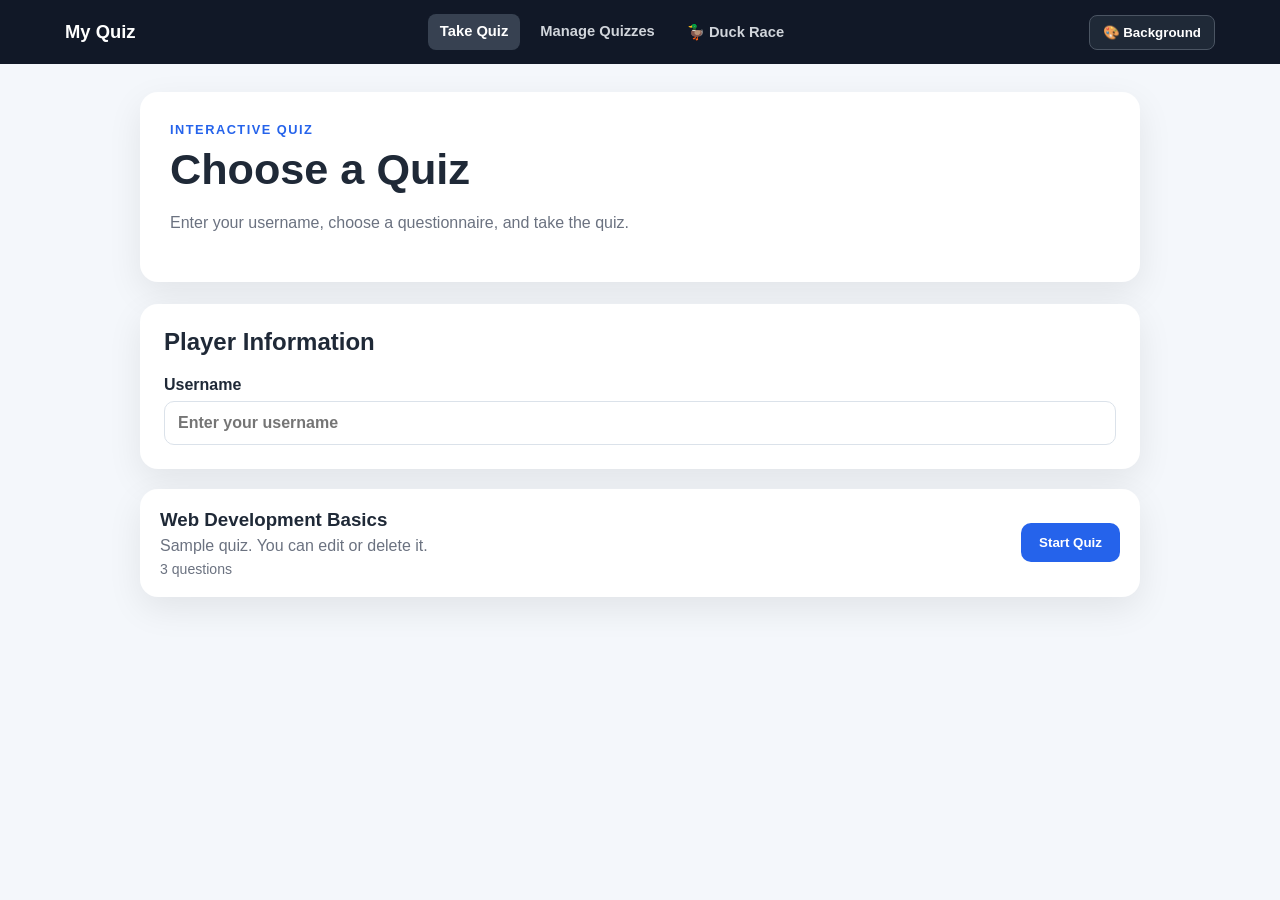
<file: index.html>
<!DOCTYPE html>
<html lang="en">

<head>
  <meta charset="UTF-8">

  <meta
    name="viewport"
    content="width=device-width, initial-scale=1.0"
  >

  <title>My Quiz</title>

  <link
    rel="stylesheet"
    href="style.css"
  >
</head>


<body>

  <nav class="top-nav">

    <a
      class="brand"
      href="index.html"
    >
      My Quiz
    </a>


    <div class="nav-links">

      <a
        class="active"
        href="index.html"
      >
        Take Quiz
      </a>


      <a href="manage.html">
        Manage Quizzes
      </a>


      <a href="race.html">
        🦆 Duck Race
      </a>

    </div>


    <!-- BACKGROUND BUTTON -->

    <div class="theme-picker">

      <button
        id="themeButton"
        class="theme-button"
        type="button"
      >
        🎨 Background
      </button>


      <div
        id="themeMenu"
        class="theme-menu"
        hidden
      ></div>

    </div>

  </nav>


  <main class="page-container">


    <!-- HEADER -->

    <section class="hero-card">

      <p class="eyebrow">
        Interactive Quiz
      </p>


      <h1 id="pageTitle">
        Choose a Quiz
      </h1>


      <p class="subtitle">

        Enter your username,
        choose a questionnaire,
        and take the quiz.

      </p>

    </section>



    <!-- USERNAME -->

    <section
      id="startPanel"
      class="builder-card"
    >

      <h2>
        Player Information
      </h2>


      <label>

        Username

        <input
          id="usernameInput"
          type="text"
          maxlength="24"
          placeholder="Enter your username"
        >

      </label>


      <p
        id="startMessage"
        class="form-message"
        hidden
      ></p>

    </section>



    <!-- QUIZ LIST -->

    <section
      id="quizPicker"
      class="quiz-picker"
    ></section>



    <!-- ACTUAL QUIZ -->

    <section
      id="quizArea"
      hidden
    >

      <button
        id="backToQuizzesBtn"
        class="small-btn"
        type="button"
      >
        ← Back to Quizzes
      </button>


      <div class="quiz-title-row">

        <h2
          id="quizTitle"
          class="quiz-heading"
        ></h2>


        <p
          id="quizDescription"
          class="subtitle"
        ></p>


        <p
          id="playerWelcome"
          class="player-welcome"
        ></p>

      </div>


      <section id="quiz"></section>


      <!-- BUTTONS -->

      <div class="quiz-actions">

        <button
          id="submitBtn"
          class="primary-btn"
          type="button"
          disabled
        >
          Finish Quiz
        </button>


        <button
          id="restartBtn"
          class="dark-btn"
          type="button"
          hidden
        >
          Try Again
        </button>


        <a
          id="raceBtn"
          class="race-btn"
          href="race.html"
          hidden
        >
          🦆 Go to Duck Race
        </a>

      </div>



      <!-- SCORE -->

      <section
        id="result"
        class="result-card"
        hidden
      >

        <h2>
          Quiz Completed!
        </h2>


        <p id="scoreText"></p>


        <div class="score-bar">

          <div
            id="scoreFill"
            class="score-fill"
          ></div>

        </div>


        <p
          id="percentageText"
          class="percentage"
        ></p>

      </section>



      <!-- ANSWER KEY -->

      <section
        id="answerKey"
        class="answer-key"
        hidden
      >

        <h2>
          Answer Key
        </h2>


        <p class="key-note">

          The answer key appears only
          after the quiz is completed.

        </p>


        <div id="keyList"></div>

      </section>

    </section>

  </main>


  <script src="theme.js"></script>
  <script src="script.js"></script>

</body>

</html>
</file>
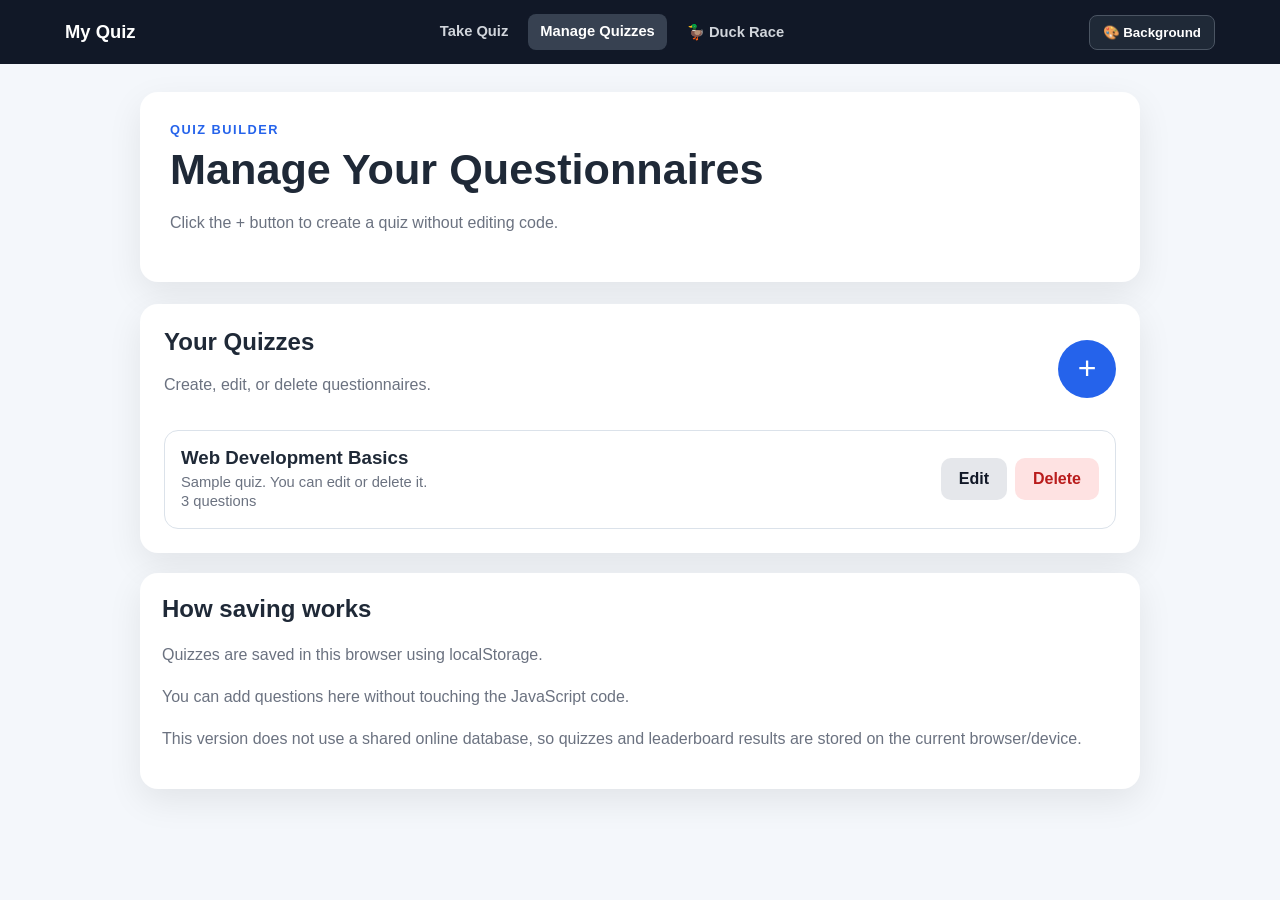
<file: manage.html>
<!DOCTYPE html>
<html lang="en">

<head>

  <meta charset="UTF-8">

  <meta
    name="viewport"
    content="width=device-width, initial-scale=1.0"
  >

  <title>Manage Quizzes</title>

  <link
    rel="stylesheet"
    href="style.css"
  >

</head>


<body>

  <nav class="top-nav">

    <a
      class="brand"
      href="index.html"
    >
      My Quiz
    </a>


    <div class="nav-links">

      <a href="index.html">
        Take Quiz
      </a>


      <a
        class="active"
        href="manage.html"
      >
        Manage Quizzes
      </a>


      <a href="race.html">
        🦆 Duck Race
      </a>

    </div>


    <!-- BACKGROUND BUTTON -->

    <div class="theme-picker">

      <button
        id="themeButton"
        class="theme-button"
        type="button"
      >
        🎨 Background
      </button>


      <div
        id="themeMenu"
        class="theme-menu"
        hidden
      ></div>

    </div>

  </nav>



  <main class="page-container">


    <!-- HEADER -->

    <section class="hero-card">

      <p class="eyebrow">
        Quiz Builder
      </p>


      <h1>
        Manage Your Questionnaires
      </h1>


      <p class="subtitle">

        Click the + button to create
        a quiz without editing code.

      </p>

    </section>



    <!-- QUIZ LIST -->

    <section class="builder-card">

      <div class="builder-top">

        <div>

          <h2>
            Your Quizzes
          </h2>


          <p class="muted">

            Create, edit, or delete
            questionnaires.

          </p>

        </div>


        <button
          id="newQuizBtn"
          class="plus-btn"
          type="button"
          title="Add new quiz"
        >
          +
        </button>

      </div>


      <div
        id="quizList"
        class="quiz-list"
      ></div>

    </section>



    <!-- QUIZ EDITOR -->

    <section
      id="editor"
      class="builder-card"
      hidden
    >

      <div class="editor-header">

        <div>

          <p
            id="editorMode"
            class="eyebrow"
          >
            New Quiz
          </p>


          <h2 id="editorTitle">
            Create Questionnaire
          </h2>

        </div>


        <button
          id="cancelBtn"
          class="small-btn"
          type="button"
        >
          Cancel
        </button>

      </div>



      <!-- QUIZ DETAILS -->

      <div class="form-grid">

        <label>

          Quiz title

          <input
            id="quizNameInput"
            type="text"
            placeholder="Example: Environmental Science"
          >

        </label>


        <label>

          Description

          <input
            id="quizDescriptionInput"
            type="text"
            placeholder="Example: Phosphorus Cycle Review"
          >

        </label>

      </div>



      <!-- QUESTIONS -->

      <div class="section-heading">

        <div>

          <h3>
            Questions
          </h3>


          <p class="muted">

            Add questions and choose
            the correct answers.

          </p>

        </div>


        <button
          id="addQuestionBtn"
          class="add-question-btn"
          type="button"
        >
          + Add Question
        </button>

      </div>



      <div
        id="questionEditorList"
      ></div>



      <!-- SAVE -->

      <div class="save-bar">

        <button
          id="saveQuizBtn"
          class="primary-btn"
          type="button"
        >
          Save Quiz
        </button>

      </div>


      <p
        id="formMessage"
        class="form-message"
        hidden
      ></p>

    </section>



    <!-- INFO -->

    <section class="info-card">

      <h2>
        How saving works
      </h2>


      <p>

        Quizzes are saved in this browser
        using localStorage.

      </p>


      <p>

        You can add questions here without
        touching the JavaScript code.

      </p>


      <p>

        This version does not use a shared
        online database, so quizzes and
        leaderboard results are stored
        on the current browser/device.

      </p>

    </section>

  </main>


  <script src="theme.js"></script>
  <script src="manage.js"></script>

</body>

</html>
</file>
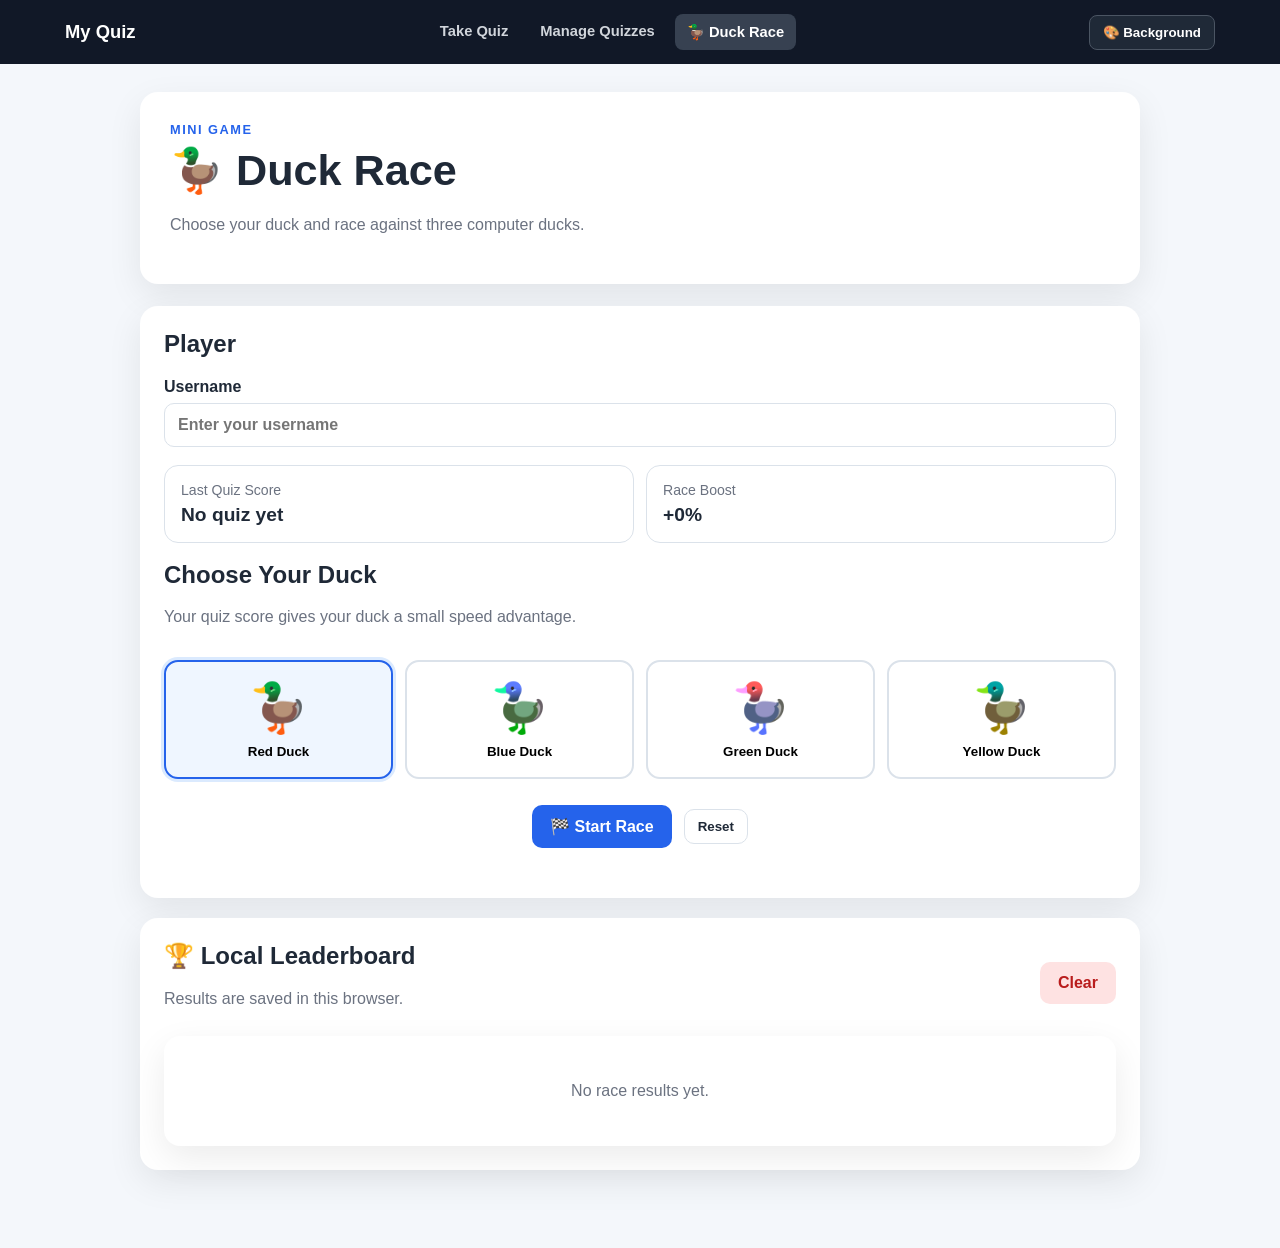
<file: race.html>
<!DOCTYPE html>
<html lang="en">

<head>

  <meta charset="UTF-8">

  <meta
    name="viewport"
    content="width=device-width, initial-scale=1.0"
  >

  <title>Duck Race</title>

  <link
    rel="stylesheet"
    href="style.css"
  >

</head>


<body>

  <nav class="top-nav">

    <a
      class="brand"
      href="index.html"
    >
      My Quiz
    </a>


    <div class="nav-links">

      <a href="index.html">
        Take Quiz
      </a>


      <a href="manage.html">
        Manage Quizzes
      </a>


      <a
        class="active"
        href="race.html"
      >
        🦆 Duck Race
      </a>

    </div>


    <!-- BACKGROUND BUTTON -->

    <div class="theme-picker">

      <button
        id="themeButton"
        class="theme-button"
        type="button"
      >
        🎨 Background
      </button>


      <div
        id="themeMenu"
        class="theme-menu"
        hidden
      ></div>

    </div>

  </nav>



  <main class="page-container">


    <!-- HEADER -->

    <section class="hero-card">

      <p class="eyebrow">
        Mini Game
      </p>


      <h1>
        🦆 Duck Race
      </h1>


      <p class="subtitle">

        Choose your duck and race
        against three computer ducks.

      </p>

    </section>



    <!-- PLAYER SETTINGS -->

    <section class="builder-card">

      <h2>
        Player
      </h2>


      <label>

        Username

        <input
          id="raceUsername"
          type="text"
          maxlength="24"
          placeholder="Enter your username"
        >

      </label>



      <!-- QUIZ INFORMATION -->

      <div class="race-info-grid">

        <div class="stat-card">

          <span>
            Last Quiz Score
          </span>


          <strong id="raceQuizScore">
            No quiz yet
          </strong>

        </div>


        <div class="stat-card">

          <span>
            Race Boost
          </span>


          <strong id="raceBoost">
            0%
          </strong>

        </div>

      </div>



      <!-- DUCK CHOICE -->

      <div class="section-heading">

        <div>

          <h2>
            Choose Your Duck
          </h2>


          <p class="muted">

            Your quiz score gives your
            duck a small speed advantage.

          </p>

        </div>

      </div>


      <div
        id="duckChoices"
        class="duck-choices"
      ></div>



      <!-- BUTTONS -->

      <div class="race-actions">

        <button
          id="startRaceBtn"
          class="primary-btn"
          type="button"
        >
          🏁 Start Race
        </button>


        <button
          id="resetRaceBtn"
          class="small-btn"
          type="button"
        >
          Reset
        </button>

      </div>

    </section>



    <!-- RACE TRACK -->

    <section
      id="raceTrack"
      class="race-track builder-card"
      hidden
    >

      <div class="race-title-row">

        <div>

          <h2>
            🏁 Race in Progress
          </h2>


          <p
            id="raceStatus"
            class="muted"
          >
            And they're off!
          </p>

        </div>

      </div>


      <div id="lanes"></div>

    </section>



    <!-- RESULT -->

    <section
      id="raceResult"
      class="result-card"
      hidden
    >

      <h2 id="winnerTitle">
        🏆 Race Finished!
      </h2>


      <p id="raceResultText"></p>


      <div id="raceStandings"></div>


      <a
        class="race-btn"
        href="index.html"
      >
        📝 Take Another Quiz
      </a>

    </section>



    <!-- LEADERBOARD -->

    <section class="builder-card">

      <div class="section-heading">

        <div>

          <h2>
            🏆 Local Leaderboard
          </h2>


          <p class="muted">

            Results are saved in this browser.

          </p>

        </div>


        <button
          id="clearLeaderboardBtn"
          class="delete-btn"
          type="button"
        >
          Clear
        </button>

      </div>


      <div id="leaderboard"></div>

    </section>

  </main>


  <script src="theme.js"></script>
  <script src="race.js"></script>

</body>

</html>
</file>
<file: style.css>
* {
  box-sizing: border-box;
}


:root {

  --bg: #f4f7fb;

  --card: #ffffff;

  --text: #1f2937;

  --muted: #6b7280;

  --border: #dbe2ea;

  --primary: #2563eb;

  --primary-dark: #1d4ed8;

  --correct: #16a34a;

  --correct-bg: #dcfce7;

  --wrong: #dc2626;

  --wrong-bg: #fee2e2;

  --danger: #b91c1c;

  --shadow:
    0 12px 35px
    rgba(0, 0, 0, 0.08);

}


html {
  scroll-behavior: smooth;
}


body {

  margin: 0;

  min-height: 100vh;

  font-family:
    Arial,
    Helvetica,
    sans-serif;

  color: var(--text);

  background-color: var(--bg);

  transition:
    background-color 0.25s ease;

  padding-bottom: 50px;

}


/* =================================
   NAVIGATION
================================= */

.top-nav {

  min-height: 64px;

  display: flex;

  align-items: center;

  justify-content: space-between;

  flex-wrap: wrap;

  gap: 12px;

  padding:
    12px
    max(
      18px,
      calc(
        (100vw - 1150px) / 2
      )
    );

  background: #111827;

  color: white;

}


.brand {

  color: white;

  text-decoration: none;

  font-size: 1.15rem;

  font-weight: 800;

}


.nav-links {

  display: flex;

  gap: 8px;

  flex-wrap: wrap;

}


.nav-links a {

  color:
    #d1d5db;

  text-decoration: none;

  padding:
    9px 12px;

  border-radius:
    8px;

  font-weight:
    700;

  font-size:
    0.92rem;

}


.nav-links a:hover,
.nav-links a.active {

  color: white;

  background:
    #374151;

}


/* =================================
   THEME PICKER
================================= */

.theme-picker {

  position: relative;

}


.theme-button {

  border:
    1px solid
    #4b5563;

  background:
    #1f2937;

  color: white;

  border-radius:
    8px;

  padding:
    9px 13px;

  font-weight:
    700;

  cursor:
    pointer;

  white-space:
    nowrap;

}


.theme-button:hover {

  background:
    #374151;

}


.theme-menu {

  position: absolute;

  right: 0;

  top:
    calc(
      100% + 8px
    );

  z-index: 1000;

  width:
    290px;

  max-height:
    70vh;

  overflow-y:
    auto;

  overflow-x:
    hidden;

  overscroll-behavior:
    contain;

  padding:
    14px;

  background:
    white;

  border:
    1px solid
    #d1d5db;

  border-radius:
    14px;

  box-shadow:
    0 15px 35px
    rgba(
      0,
      0,
      0,
      0.2
    );

  display: grid;

  grid-template-columns:
    repeat(5, 1fr);

  gap:
    9px;

  align-content:
    start;

}


/*
   IMPORTANT:
   Completely hide the palette
   when it is closed.
*/

.theme-menu[hidden] {

  display:
    none !important;

}


.theme-color-button {

  width:
    44px;

  height:
    44px;

  border:
    2px solid
    white;

  border-radius:
    10px;

  outline:
    1px solid
    #cbd5e1;

  cursor:
    pointer;

  position:
    relative;

  transition:
    transform 0.15s ease;

}


.theme-color-button:hover {

  transform:
    scale(1.08);

  outline:
    2px solid
    #111827;

}


.theme-color-button.selected {

  outline:
    3px solid
    #111827;

}


.theme-color-button::after {

  content:
    attr(data-name);

  position:
    absolute;

  left:
    50%;

  bottom:
    -28px;

  transform:
    translateX(-50%);

  white-space:
    nowrap;

  font-size:
    0.7rem;

  background:
    #111827;

  color:
    white;

  padding:
    4px 6px;

  border-radius:
    5px;

  opacity:
    0;

  pointer-events:
    none;

}


.theme-color-button:hover::after {

  opacity:
    1;

}


/* =================================
   PAGE
================================= */

.page-container {

  width:
    min(
      1000px,
      calc(100% - 30px)
    );

  margin:
    28px auto;

}


.hero-card,
.builder-card,
.info-card,
.question-card,
.result-card,
.answer-key,
.quiz-select-card {

  background:
    var(--card);

  border-radius:
    18px;

  box-shadow:
    var(--shadow);

}


.hero-card {

  padding:
    30px;

  margin-bottom:
    22px;

}


.eyebrow {

  margin:
    0 0 8px;

  color:
    var(--primary);

  font-weight:
    800;

  text-transform:
    uppercase;

  letter-spacing:
    1.5px;

  font-size:
    0.8rem;

}


h1 {

  margin:
    0 0 8px;

  font-size:
    clamp(
      1.8rem,
      4vw,
      2.7rem
    );

}


h2,
h3 {

  margin-top:
    0;

}


.subtitle,
.muted {

  color:
    var(--muted);

}


.subtitle {

  line-height:
    1.6;

}


/* =================================
   QUIZ LIST
================================= */

.quiz-picker {

  display:
    grid;

  gap:
    14px;

}


.quiz-select-card {

  padding:
    20px;

  display:
    flex;

  align-items:
    center;

  justify-content:
    space-between;

  gap:
    16px;

}


.quiz-select-card h3 {

  margin:
    0 0 6px;

}


.quiz-select-card p {

  margin:
    0;

  color:
    var(--muted);

}


.quiz-select-card .count {

  margin-top:
    6px;

  font-size:
    0.88rem;

}


.quiz-select-btn {

  border:
    0;

  background:
    var(--primary);

  color:
    white;

  padding:
    12px 18px;

  border-radius:
    10px;

  font-weight:
    800;

  cursor:
    pointer;

}


.quiz-select-btn:hover {

  background:
    var(--primary-dark);

}


.empty-state {

  background:
    white;

  padding:
    30px;

  border-radius:
    16px;

  text-align:
    center;

  box-shadow:
    var(--shadow);

  color:
    var(--muted);

}


/* =================================
   QUIZ
================================= */

.quiz-title-row {

  margin:
    15px 0 18px;

}


.quiz-heading {

  margin:
    0 0 5px;

}


.player-welcome {

  margin:
    8px 0 0;

  font-weight:
    800;

}


.question-card {

  padding:
    24px;

  margin:
    18px 0;

}


.question-number {

  display:
    inline-block;

  margin-bottom:
    10px;

  font-size:
    0.85rem;

  font-weight:
    800;

  color:
    var(--primary);

}


.question-text {

  margin:
    0 0 18px;

  font-size:
    1.08rem;

  line-height:
    1.5;

}


.choices {

  display:
    grid;

  gap:
    10px;

}


.choice {

  width:
    100%;

  padding:
    14px 16px;

  border:
    2px solid
    var(--border);

  border-radius:
    12px;

  background:
    white;

  color:
    var(--text);

  text-align:
    left;

  font-size:
    1rem;

  cursor:
    pointer;

}


.choice:hover:not(:disabled) {

  border-color:
    var(--primary);

}


.choice:disabled {

  cursor:
    default;

}


.choice.correct {

  border-color:
    var(--correct);

  background:
    var(--correct-bg);

  color:
    #166534;

  font-weight:
    800;

}


.choice.wrong {

  border-color:
    var(--wrong);

  background:
    var(--wrong-bg);

  color:
    #991b1b;

  font-weight:
    800;

}


.feedback {

  margin:
    12px 0 0;

  font-weight:
    800;

}


.correct-text {

  color:
    var(--correct);

}


.wrong-text {

  color:
    var(--wrong);

}


/* =================================
   BUTTONS
================================= */

.quiz-actions,
.race-actions {

  display:
    flex;

  gap:
    12px;

  justify-content:
    center;

  align-items:
    center;

  flex-wrap:
    wrap;

  margin:
    26px 0;

}


.primary-btn,
.dark-btn,
.add-question-btn,
.delete-btn,
.edit-btn,
.race-btn {

  border:
    0;

  border-radius:
    10px;

  padding:
    12px 18px;

  font-size:
    1rem;

  font-weight:
    800;

  cursor:
    pointer;

  text-decoration:
    none;

  display:
    inline-block;

}


.primary-btn {

  background:
    var(--primary);

  color:
    white;

}


.primary-btn:hover {

  background:
    var(--primary-dark);

}


.primary-btn:disabled {

  background:
    #9ca3af;

  cursor:
    not-allowed;

}


.dark-btn {

  background:
    #111827;

  color:
    white;

}


.race-btn {

  background:
    #f59e0b;

  color:
    #111827;

}


/* =================================
   SMALL BUTTON
================================= */

.small-btn {

  border:
    1px solid
    var(--border);

  background:
    white;

  color:
    var(--text);

  border-radius:
    10px;

  padding:
    9px 13px;

  font-weight:
    700;

  cursor:
    pointer;

}


/* =================================
   RESULT
================================= */

.result-card,
.answer-key {

  padding:
    24px;

  margin-top:
    18px;

}


#scoreText {

  font-size:
    1.25rem;

  font-weight:
    800;

}


.score-bar {

  width:
    100%;

  height:
    16px;

  overflow:
    hidden;

  border-radius:
    999px;

  background:
    #e5e7eb;

  margin:
    16px 0 8px;

}


.score-fill {

  width:
    0;

  height:
    100%;

  border-radius:
    inherit;

  background:
    var(--correct);

  transition:
    width 0.5s ease;

}


.percentage {

  margin:
    0;

  font-size:
    1.05rem;

  font-weight:
    800;

}


.key-note {

  color:
    var(--muted);

}


.key-item {

  border-top:
    1px solid
    var(--border);

  padding:
    16px 0;

}


.key-item:first-child {

  border-top:
    0;

}


.key-question {

  margin:
    0 0 8px;

  font-weight:
    800;

}


.key-answer {

  margin:
    0;

  color:
    var(--correct);

  font-weight:
    800;

}


.key-explanation {

  margin:
    7px 0 0;

  color:
    var(--muted);

  line-height:
    1.5;

}


/* =================================
   BUILDER
================================= */

.builder-card {

  padding:
    24px;

  margin-bottom:
    20px;

}


.builder-top,
.editor-header,
.section-heading,
.save-bar {

  display:
    flex;

  align-items:
    center;

  justify-content:
    space-between;

  gap:
    15px;

}


.plus-btn {

  width:
    58px;

  height:
    58px;

  border:
    0;

  border-radius:
    50%;

  background:
    var(--primary);

  color:
    white;

  font-size:
    2rem;

  cursor:
    pointer;

}


.plus-btn:hover {

  background:
    var(--primary-dark);

}


.quiz-list {

  display:
    grid;

  gap:
    12px;

  margin-top:
    20px;

}


.manage-quiz-card {

  border:
    1px solid
    var(--border);

  border-radius:
    14px;

  padding:
    16px;

  display:
    flex;

  justify-content:
    space-between;

  gap:
    15px;

  align-items:
    center;

}


.manage-quiz-info h3 {

  margin:
    0 0 5px;

}


.manage-quiz-info p {

  margin:
    3px 0;

  color:
    var(--muted);

  font-size:
    0.92rem;

}


.manage-actions {

  display:
    flex;

  gap:
    8px;

  flex-wrap:
    wrap;

}


.edit-btn {

  background:
    #e5e7eb;

  color:
    #111827;

}


.delete-btn {

  background:
    var(--wrong-bg);

  color:
    var(--danger);

}


/* =================================
   FORM
================================= */

.form-grid {

  display:
    grid;

  gap:
    15px;

  margin:
    22px 0;

}


label {

  display:
    grid;

  gap:
    7px;

  font-weight:
    800;

}


input,
textarea,
select {

  width:
    100%;

  border:
    1px solid
    var(--border);

  border-radius:
    10px;

  padding:
    12px 13px;

  font:
    inherit;

  color:
    var(--text);

  background:
    white;

}


input:focus,
textarea:focus,
select:focus {

  outline:
    2px solid
    #bfdbfe;

  border-color:
    var(--primary);

}


.question-editor {

  border:
    1px solid
    var(--border);

  border-radius:
    14px;

  padding:
    18px;

  margin:
    14px 0;

}


.question-editor-header {

  display:
    flex;

  justify-content:
    space-between;

  align-items:
    center;

  gap:
    10px;

  margin-bottom:
    15px;

}


.question-editor-header h4 {

  margin:
    0;

}


.remove-question-btn {

  border:
    0;

  background:
    transparent;

  color:
    var(--danger);

  font-weight:
    800;

  cursor:
    pointer;

}


.choice-grid {

  display:
    grid;

  gap:
    10px;

  margin-top:
    14px;

}


.choice-row {

  display:
    grid;

  grid-template-columns:
    1fr 170px;

  gap:
    10px;

  align-items:
    end;

}


.add-question-btn {

  background:
    #111827;

  color:
    white;

  white-space:
    nowrap;

}


.save-bar {

  margin-top:
    22px;

  justify-content:
    flex-end;

}


.form-message {

  margin:
    15px 0 0;

  padding:
    12px 14px;

  border-radius:
    10px;

  font-weight:
    700;

}


.info-card {

  padding:
    22px;

}


.info-card p {

  line-height:
    1.6;

  color:
    var(--muted);

}


/* =================================
   RACING
================================= */

.race-info-grid {

  display:
    grid;

  grid-template-columns:
    1fr 1fr;

  gap:
    12px;

  margin:
    18px 0;

}


.stat-card {

  padding:
    16px;

  border:
    1px solid
    var(--border);

  border-radius:
    14px;

}


.stat-card span {

  display:
    block;

  color:
    var(--muted);

  font-size:
    0.88rem;

  margin-bottom:
    6px;

}


.stat-card strong {

  font-size:
    1.2rem;

}


.duck-choices {

  display:
    grid;

  grid-template-columns:
    repeat(4, 1fr);

  gap:
    12px;

  margin-top:
    18px;

}


.duck-option {

  border:
    2px solid
    var(--border);

  border-radius:
    14px;

  padding:
    18px;

  background:
    white;

  text-align:
    center;

  cursor:
    pointer;

}


.duck-option:hover {

  border-color:
    var(--primary);

}


.duck-option.selected {

  border-color:
    var(--primary);

  background:
    #eff6ff;

  box-shadow:
    0 0 0 3px
    #dbeafe;

}


.duck-emoji {

  display:
    block;

  font-size:
    3rem;

  margin-bottom:
    8px;

}


.duck-name {

  font-weight:
    800;

}


/* =================================
   RACE TRACK
================================= */

.race-track {

  overflow:
    hidden;

}


.race-title-row {

  display:
    flex;

  justify-content:
    space-between;

  align-items:
    center;

}


.lane {

  position:
    relative;

  display:
    grid;

  grid-template-columns:
    70px 1fr;

  align-items:
    center;

  gap:
    10px;

  min-height:
    72px;

  border-top:
    1px dashed
    #cbd5e1;

  background:
    #f8fafc;

}


.lane:last-child {

  border-bottom:
    1px dashed
    #cbd5e1;

}


.lane-label {

  font-weight:
    800;

  text-align:
    center;

}


.track-area {

  position:
    relative;

  height:
    60px;

  border-left:
    4px solid
    #16a34a;

  border-right:
    8px solid
    #111827;

  background:
    repeating-linear-gradient(

      90deg,

      #fff 0,

      #fff 28px,

      #e5e7eb 28px,

      #e5e7eb 40px

    );

  overflow:
    hidden;

}


.racer {

  position:
    absolute;

  left:
    0;

  top:
    50%;

  transform:
    translate(
      -2px,
      -50%
    );

  font-size:
    2.4rem;

}


.finish-label {

  position:
    absolute;

  right:
    -2px;

  top:
    0;

  font-size:
    0.72rem;

  font-weight:
    800;

  transform:
    translateY(-100%);

}


/* =================================
   RACE RESULT
================================= */

.race-result-row {

  display:
    grid;

  grid-template-columns:
    55px 1fr auto;

  gap:
    12px;

  align-items:
    center;

  padding:
    12px 0;

  border-bottom:
    1px solid
    var(--border);

}


.race-result-row:last-child {

  border-bottom:
    0;

}


.place {

  font-size:
    1.3rem;

  font-weight:
    900;

}


.result-player {

  font-weight:
    800;

}


.result-meta {

  color:
    var(--muted);

  font-size:
    0.88rem;

}


.user-result {

  background:
    #eff6ff;

  border-radius:
    10px;

  padding-left:
    10px;

  padding-right:
    10px;

}


/* =================================
   LEADERBOARD
================================= */

#leaderboard {

  margin-top:
    12px;

}


.leader-row {

  display:
    grid;

  grid-template-columns:
    55px 1fr 90px 80px;

  gap:
    10px;

  align-items:
    center;

  padding:
    12px 0;

  border-bottom:
    1px solid
    var(--border);

}


.leader-row:last-child {

  border-bottom:
    0;

}


.leader-rank {

  font-size:
    1.2rem;

  font-weight:
    900;

}


.leader-name {

  font-weight:
    800;

}


.leader-score,
.leader-place {

  text-align:
    right;

}


/* =================================
   MOBILE
================================= */

@media (max-width: 850px) {

  .top-nav {

    align-items:
      flex-start;

  }

}


@media (max-width: 700px) {

  .top-nav {

    flex-direction:
      column;

  }


  .theme-picker {

    width:
      100%;

  }


  .theme-button {

    width:
      100%;

  }


  .theme-menu {

    left:
      0;

    right:
      auto;

    width:
      100%;

    max-height:
      70vh;

    overflow-y:
      auto;

    overflow-x:
      hidden;

  }


  .quiz-select-card,
  .manage-quiz-card {

    align-items:
      flex-start;

    flex-direction:
      column;

  }


  .choice-row {

    grid-template-columns:
      1fr;

  }


  .quiz-actions,
  .race-actions {

    flex-direction:
      column;

  }


  .quiz-actions button,
  .quiz-actions a,
  .race-actions button {

    width:
      100%;

    text-align:
      center;

  }


  .builder-top,
  .editor-header,
  .section-heading {

    align-items:
      flex-start;

  }


  .duck-choices {

    grid-template-columns:
      repeat(2, 1fr);

  }


  .race-info-grid {

    grid-template-columns:
      1fr;

  }


  .leader-row {

    grid-template-columns:
      45px 1fr 70px;

  }


  .leader-place {

    display:
      none;

  }

}


@media (max-width: 520px) {

  .page-container {

    width:
      calc(100% - 20px);

    margin-top:
      15px;

  }


  .hero-card,
  .builder-card,
  .info-card,
  .question-card,
  .result-card,
  .answer-key {

    padding:
      18px;

    border-radius:
      14px;

  }


  .duck-choices {

    grid-template-columns:
      1fr 1fr;

  }


  .duck-emoji {

    font-size:
      2.4rem;

  }


  .lane {

    grid-template-columns:
      45px 1fr;

  }


  .racer {

    font-size:
      2rem;

  }

}
</file>
